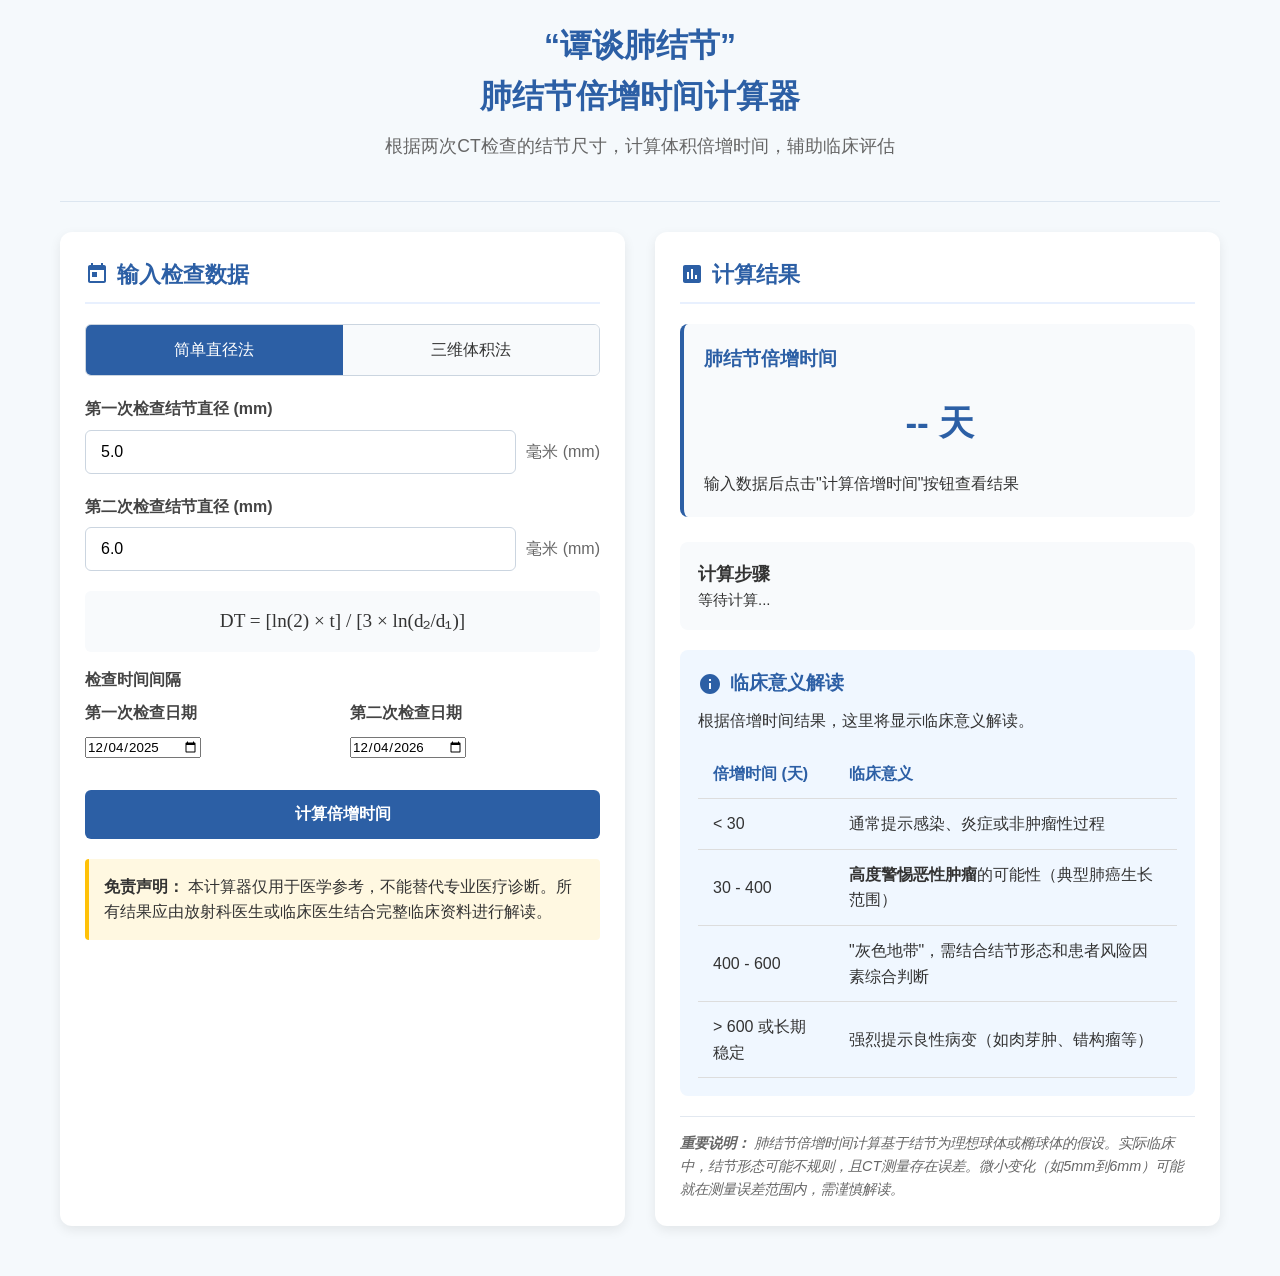
<file: index.html>
<!DOCTYPE html>
<html lang="zh-CN">
<head>
    <meta charset="UTF-8">
    <meta name="viewport" content="width=device-width, initial-scale=1.0">
    <meta name="description" content="专业肺结节倍增时间计算器，支持直径法和体积法。输入两次CT检查数据，自动计算倍增时间（VDT），辅助评估肺结节良恶性风险。由“谭谈肺结节”提供。">
    <meta name="keywords" content="肺结节,倍增时间,VDT,肺结节计算器,肺癌筛查,肿瘤生长速度,肺结节良恶性,谭谈肺结节,CT影像评估">
    <meta name="author" content="谭谈肺结节">
    <meta name="robots" content="index, follow">

    <!-- Open Graph / Facebook -->
    <meta property="og:type" content="website">
    <meta property="og:title" content="肺结节倍增时间计算器 - 谭谈肺结节">
    <meta property="og:description" content="在线计算肺结节倍增时间，辅助判断结节良恶性。支持简单直径法和三维体积法，提供临床意义解读。">

    <!-- Twitter -->
    <meta name="twitter:card" content="summary">
    <meta name="twitter:title" content="肺结节倍增时间计算器 - 谭谈肺结节">
    <meta name="twitter:description" content="在线计算肺结节倍增时间，辅助判断结节良恶性。支持简单直径法和三维体积法，提供临床意义解读。">

    <title>肺结节倍增时间计算器 - 谭谈肺结节</title>
    <link rel="stylesheet" href="index.css">
</head>
<body>
    <header>
        <h1>“谭谈肺结节”<br>肺结节倍增时间计算器</h1>
        <p class="subtitle">根据两次CT检查的结节尺寸，计算体积倍增时间，辅助临床评估</p>
    </header>
    
    <div class="container">
        <section class="input-section">
            <h2 class="section-title"><span class="icon icon-calendar"></span>输入检查数据</h2>
            
            <div class="method-selector">
                <div class="method-tab active" data-method="simple">简单直径法</div>
                <div class="method-tab" data-method="advanced">三维体积法</div>
            </div>
            
            <form id="calcForm">
                <!-- 简单直径法 -->
                <div id="simple-method" class="method-content active">
                    <div class="form-group">
                        <label for="first-diameter">第一次检查结节直径 (mm)</label>
                        <div class="input-with-unit">
                            <input type="number" id="first-diameter" step="0.1" min="0.1" value="5.0" required>
                            <span class="unit">毫米 (mm)</span>
                        </div>
                    </div>
                    
                    <div class="form-group">
                        <label for="second-diameter">第二次检查结节直径 (mm)</label>
                        <div class="input-with-unit">
                            <input type="number" id="second-diameter" step="0.1" min="0.1" value="6.0" required>
                            <span class="unit">毫米 (mm)</span>
                        </div>
                    </div>
                    
                    <div class="formula">
                        DT = [ln(2) × t] / [3 × ln(d₂/d₁)]
                    </div>
                </div>
                
                <!-- 三维体积法 -->
                <div id="advanced-method" class="method-content">
                    <div class="form-group">
                        <label>第一次检查结节尺寸 (mm)</label>
                        <div class="dimension-inputs">
                            <div>
                                <label for="first-length">长度</label>
                                <input type="number" id="first-length" step="0.1" min="0.1" value="6.0" required>
                            </div>
                            <div>
                                <label for="first-width">宽度</label>
                                <input type="number" id="first-width" step="0.1" min="0.1" value="5.0" required>
                            </div>
                            <div>
                                <label for="first-height">高度</label>
                                <input type="number" id="first-height" step="0.1" min="0.1" value="5.0" required>
                            </div>
                        </div>
                    </div>
                    
                    <div class="form-group">
                        <label>第二次检查结节尺寸 (mm)</label>
                        <div class="dimension-inputs">
                            <div>
                                <label for="second-length">长度</label>
                                <input type="number" id="second-length" step="0.1" min="0.1" value="7.0" required>
                            </div>
                            <div>
                                <label for="second-width">宽度</label>
                                <input type="number" id="second-width" step="0.1" min="0.1" value="6.0" required>
                            </div>
                            <div>
                                <label for="second-height">高度</label>
                                <input type="number" id="second-height" step="0.1" min="0.1" value="6.0" required>
                            </div>
                        </div>
                    </div>
                    
                    <div class="formula">
                        V = (π/6) × 长 × 宽 × 高<br>
                        DT = [ln(2) × t] / ln(V₂/V₁)
                    </div>
                </div>
                
                <div class="form-group">
                    <label>检查时间间隔</label>
                    <div class="date-inputs">
                        <div>
                            <label for="first-date">第一次检查日期</label>
                            <input type="date" id="first-date" required>
                        </div>
                        <div>
                            <label for="second-date">第二次检查日期</label>
                            <input type="date" id="second-date" required>
                        </div>
                    </div>
                </div>
                
                <button type="button" id="calculateBtn" class="btn">计算倍增时间</button>
                
                <div class="warning">
                    <strong>免责声明：</strong> 本计算器仅用于医学参考，不能替代专业医疗诊断。所有结果应由放射科医生或临床医生结合完整临床资料进行解读。
                </div>
            </form>
        </section>
        
        <section class="result-section">
            <h2 class="section-title"><span class="icon icon-calc"></span>计算结果</h2>
            
            <div id="result-container">
                <div class="result-box">
                    <div class="result-title">肺结节倍增时间</div>
                    <div id="result-value" class="result-value">-- 天</div>
                    <div id="result-description">输入数据后点击"计算倍增时间"按钮查看结果</div>
                </div>
                
                <div class="calculation-steps">
                    <h3>计算步骤</h3>
                    <div id="calculation-steps">等待计算...</div>
                </div>
                
                <div class="interpretation">
                    <h3><span class="icon icon-info"></span>临床意义解读</h3>
                    <p id="interpretation-text">根据倍增时间结果，这里将显示临床意义解读。</p>
                    
                    <table class="clinical-table">
                        <thead>
                            <tr>
                                <th>倍增时间 (天)</th>
                                <th>临床意义</th>
                            </tr>
                        </thead>
                        <tbody>
                            <tr>
                                <td>&lt; 30</td>
                                <td>通常提示感染、炎症或非肿瘤性过程</td>
                            </tr>
                            <tr>
                                <td>30 - 400</td>
                                <td><strong>高度警惕恶性肿瘤</strong>的可能性（典型肺癌生长范围）</td>
                            </tr>
                            <tr>
                                <td>400 - 600</td>
                                <td>"灰色地带"，需结合结节形态和患者风险因素综合判断</td>
                            </tr>
                            <tr>
                                <td>&gt; 600 或长期稳定</td>
                                <td>强烈提示良性病变（如肉芽肿、错构瘤等）</td>
                            </tr>
                        </tbody>
                    </table>
                </div>
                
                <div class="note">
                    <p><strong>重要说明：</strong> 肺结节倍增时间计算基于结节为理想球体或椭球体的假设。实际临床中，结节形态可能不规则，且CT测量存在误差。微小变化（如5mm到6mm）可能就在测量误差范围内，需谨慎解读。</p>
                </div>
            </div>
        </section>
    </div>
    
    <script src="index.js"></script>
    </script>
</body>
</html>
</file>
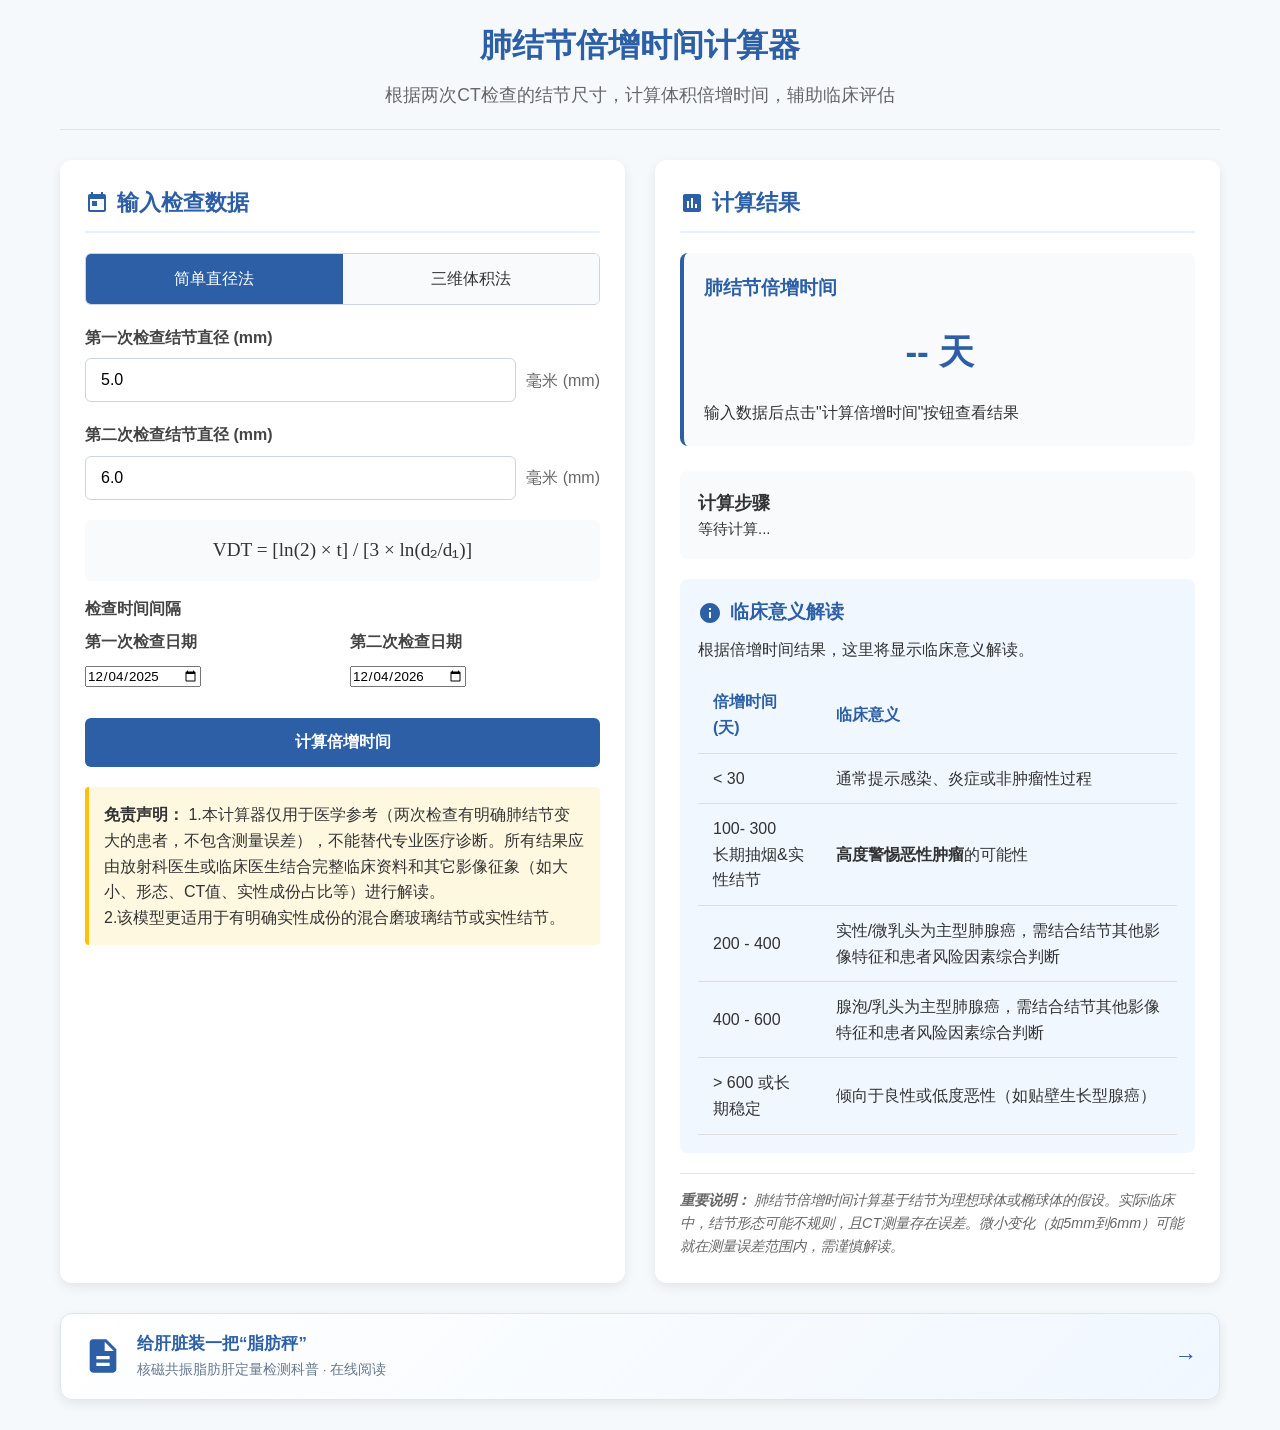
<file: public/index.html>
<!DOCTYPE html>
<html lang="zh-CN">

<head>
    <meta charset="UTF-8">
    <meta name="viewport" content="width=device-width, initial-scale=1.0">
    <meta name="description" content="专业肺结节倍增时间计算器，支持直径法和体积法。输入两次CT检查数据，自动计算倍增时间（VDT），辅助评估肺结节良恶性风险。由“谭谈肺结节”提供。">
    <meta name="keywords" content="肺结节,倍增时间,VDT,肺结节计算器,肺癌筛查,肿瘤生长速度,肺结节良恶性,谭谈肺结节,CT影像评估">
    <meta name="author" content="谭谈肺结节">
    <meta name="robots" content="index, follow">

    <!-- Open Graph / Facebook -->
    <meta property="og:type" content="website">
    <meta property="og:title" content="肺结节倍增时间计算器">
    <meta property="og:description" content="在线计算肺结节倍增时间，辅助判断结节良恶性。支持简单直径法和三维体积法，提供临床意义解读。">

    <!-- Twitter -->
    <meta name="twitter:card" content="summary">
    <meta name="twitter:title" content="肺结节倍增时间计算器">
    <meta name="twitter:description" content="在线计算肺结节倍增时间，辅助判断结节良恶性。支持简单直径法和三维体积法，提供临床意义解读。">

    <title>肺结节倍增时间计算器</title>
    <link rel="stylesheet" href="index.css">
</head>

<body>
    <header>
        <h1>肺结节倍增时间计算器</h1>
        <p class="subtitle">根据两次CT检查的结节尺寸，计算体积倍增时间，辅助临床评估</p>
    </header>

    <div class="container">
        <section class="input-section">
            <h2 class="section-title"><span class="icon icon-calendar"></span>输入检查数据</h2>

            <div class="method-selector">
                <div class="method-tab active" data-method="simple">简单直径法</div>
                <div class="method-tab" data-method="advanced">三维体积法</div>
            </div>

            <form id="calcForm">
                <!-- 简单直径法 -->
                <div id="simple-method" class="method-content active">
                    <div class="form-group">
                        <label for="first-diameter">第一次检查结节直径 (mm)</label>
                        <div class="input-with-unit">
                            <input type="number" id="first-diameter" step="0.1" min="0.1" value="5.0" required>
                            <span class="unit">毫米 (mm)</span>
                        </div>
                    </div>

                    <div class="form-group">
                        <label for="second-diameter">第二次检查结节直径 (mm)</label>
                        <div class="input-with-unit">
                            <input type="number" id="second-diameter" step="0.1" min="0.1" value="6.0" required>
                            <span class="unit">毫米 (mm)</span>
                        </div>
                    </div>

                    <div class="formula">
                        VDT = [ln(2) × t] / [3 × ln(d₂/d₁)]
                    </div>
                </div>

                <!-- 三维体积法 -->
                <div id="advanced-method" class="method-content">
                    <div class="form-group">
                        <label>第一次检查结节尺寸 (mm)</label>
                        <div class="dimension-inputs">
                            <div>
                                <label for="first-length">长度</label>
                                <input type="number" id="first-length" step="0.1" min="0.1" value="6.0" required>
                            </div>
                            <div>
                                <label for="first-width">宽度</label>
                                <input type="number" id="first-width" step="0.1" min="0.1" value="5.0" required>
                            </div>
                            <div>
                                <label for="first-height">高度</label>
                                <input type="number" id="first-height" step="0.1" min="0.1" value="5.0" required>
                            </div>
                        </div>
                    </div>

                    <div class="form-group">
                        <label>第二次检查结节尺寸 (mm)</label>
                        <div class="dimension-inputs">
                            <div>
                                <label for="second-length">长度</label>
                                <input type="number" id="second-length" step="0.1" min="0.1" value="7.0" required>
                            </div>
                            <div>
                                <label for="second-width">宽度</label>
                                <input type="number" id="second-width" step="0.1" min="0.1" value="6.0" required>
                            </div>
                            <div>
                                <label for="second-height">高度</label>
                                <input type="number" id="second-height" step="0.1" min="0.1" value="6.0" required>
                            </div>
                        </div>
                    </div>

                    <div class="formula">
                        V = (π/6) × 长 × 宽 × 高<br>
                        DT = [ln(2) × t] / ln(V₂/V₁)
                    </div>
                </div>

                <div class="form-group">
                    <label>检查时间间隔</label>
                    <div class="date-inputs">
                        <div>
                            <label for="first-date">第一次检查日期</label>
                            <input type="date" id="first-date" required>
                        </div>
                        <div>
                            <label for="second-date">第二次检查日期</label>
                            <input type="date" id="second-date" required>
                        </div>
                    </div>
                </div>

                <button type="button" id="calculateBtn" class="btn">计算倍增时间</button>

                <div class="warning">
                    <strong>免责声明：</strong>
                    1.本计算器仅用于医学参考（两次检查有明确肺结节变大的患者，不包含测量误差），不能替代专业医疗诊断。所有结果应由放射科医生或临床医生结合完整临床资料和其它影像征象（如大小、形态、CT值、实性成份占比等）进行解读。<br>2.该模型更适用于有明确实性成份的混合磨玻璃结节或实性结节。</br>
                </div>
            </form>
        </section>

        <section class="result-section">
            <h2 class="section-title"><span class="icon icon-calc"></span>计算结果</h2>

            <div id="result-container">
                <div class="result-box">
                    <div class="result-title">肺结节倍增时间</div>
                    <div id="result-value" class="result-value">-- 天</div>
                    <div id="result-description">输入数据后点击"计算倍增时间"按钮查看结果</div>
                </div>

                <div class="calculation-steps">
                    <h3>计算步骤</h3>
                    <div id="calculation-steps">等待计算...</div>
                </div>

                <div class="interpretation">
                    <h3><span class="icon icon-info"></span>临床意义解读</h3>
                    <p id="interpretation-text">根据倍增时间结果，这里将显示临床意义解读。</p>

                    <table class="clinical-table">
                        <thead>
                            <tr>
                                <th>倍增时间 (天)</th>
                                <th>临床意义</th>
                            </tr>
                        </thead>
                        <tbody>
                            <tr>
                                <td>&lt; 30</td>
                                <td>通常提示感染、炎症或非肿瘤性过程</td>
                            </tr>
                            <tr>
                                <td>100- 300<br>长期抽烟&实性结节<br></td>
                                <td><strong>高度警惕恶性肿瘤</strong>的可能性</td>
                            </tr>
                            <tr>
                                <td>200 - 400</td>
                                <td>实性/微乳头为主型肺腺癌，需结合结节其他影像特征和患者风险因素综合判断</td>
                            </tr>
                            <tr>
                                <td>400 - 600</td>
                                <td>腺泡/乳头为主型肺腺癌，需结合结节其他影像特征和患者风险因素综合判断</td>
                            </tr>

                            <tr>
                                <td>&gt; 600 或长期稳定</td>
                                <td>倾向于良性或低度恶性（如贴壁生长型腺癌）</td>
                            </tr>
                        </tbody>
                    </table>
                </div>

                <div class="note">
                    <p><strong>重要说明：</strong>
                        肺结节倍增时间计算基于结节为理想球体或椭球体的假设。实际临床中，结节形态可能不规则，且CT测量存在误差。微小变化（如5mm到6mm）可能就在测量误差范围内，需谨慎解读。</p>
                </div>
            </div>
        </section>
    </div>

    <footer class="article-section">
        <a class="article-link" href="zhifanggan/">
            <span class="icon icon-article" aria-hidden="true"></span>
            <span class="article-text">
                <strong class="article-title">给肝脏装一把“脂肪秤”</strong>
                <span class="article-desc">核磁共振脂肪肝定量检测科普 · 在线阅读</span>
            </span>
            <span class="article-arrow" aria-hidden="true">→</span>
        </a>
    </footer>

    <script src="index.js"></script>
    </script>
</body>

</html>
</file>
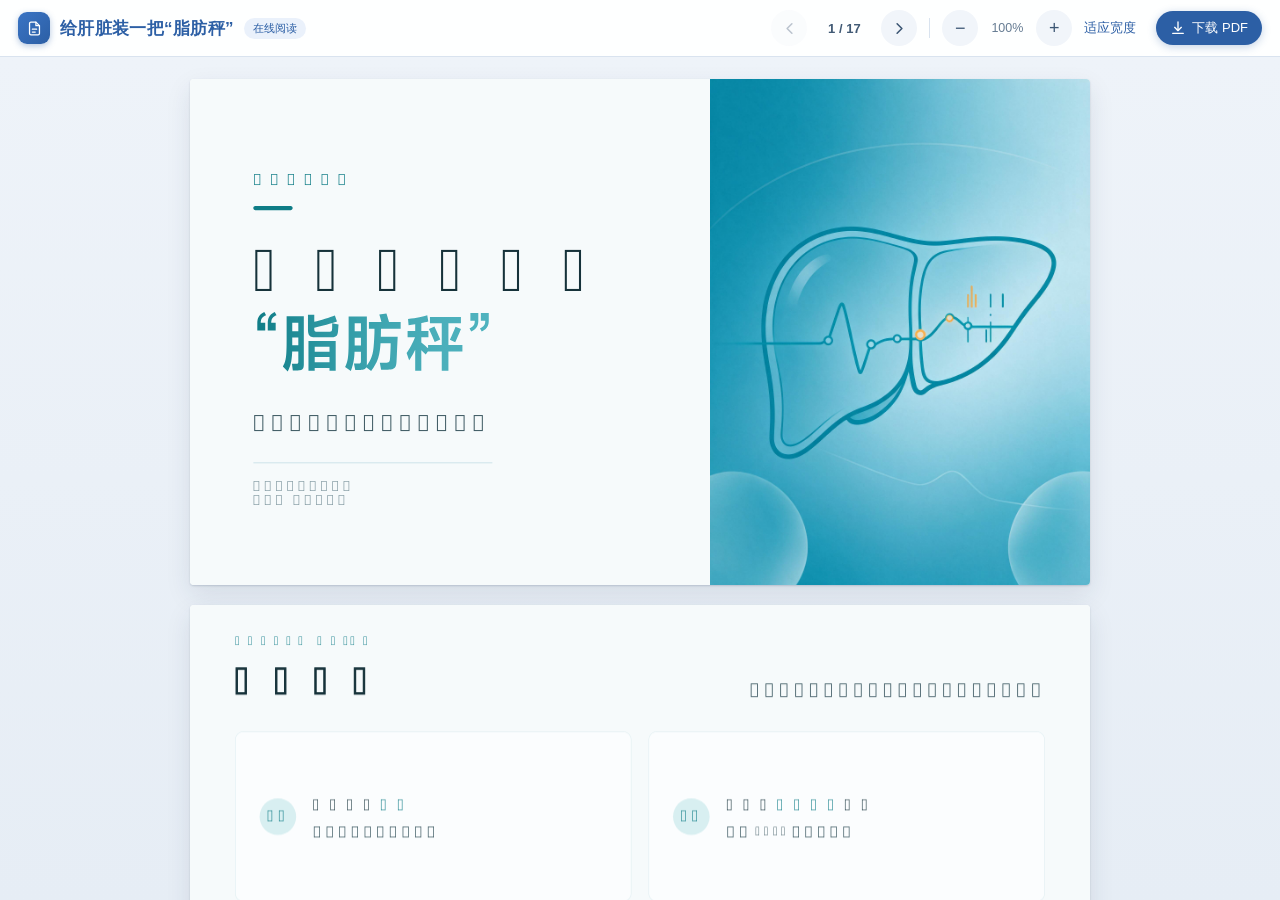
<file: public/zhifanggan/index.html>
<!DOCTYPE html>
<html lang="zh-CN">

<head>
    <meta charset="UTF-8">
    <meta name="viewport" content="width=device-width, initial-scale=1.0, viewport-fit=cover">
    <meta name="theme-color" content="#2c5fa5">
    <meta name="description" content="脂肪肝科普资料在线阅读，支持手机和电脑浏览、缩放与下载 PDF。">
    <meta name="robots" content="index, follow">
    <link rel="canonical" href="/zhifanggan/">
    <title> 给肝脏装一把“脂肪秤” - 在线阅读</title>
    <link rel="stylesheet" href="viewer.css">
</head>

<body>
    <header class="toolbar">
        <div class="brand">
            <span class="brand-badge" aria-hidden="true">
                <svg viewBox="0 0 24 24" width="17" height="17" fill="none" stroke="currentColor" stroke-width="1.8" stroke-linecap="round" stroke-linejoin="round">
                    <path d="M14 3H7a2 2 0 0 0-2 2v14a2 2 0 0 0 2 2h10a2 2 0 0 0 2-2V8z"></path>
                    <path d="M14 3v5h5"></path>
                    <path d="M9 13h6M9 17h4"></path>
                </svg>
            </span>
            <h1> 给肝脏装一把“脂肪秤”</h1>
            <span class="brand-sub">在线阅读</span>
        </div>

        <div class="bar-tools">
            <div class="group" role="group" aria-label="翻页">
                <button type="button" class="tool-btn" id="prevPage" aria-label="上一页" disabled>
                    <svg viewBox="0 0 24 24" fill="none" stroke="currentColor" stroke-width="2" stroke-linecap="round" stroke-linejoin="round" aria-hidden="true">
                        <path d="M15 18l-6-6 6-6"></path>
                    </svg>
                </button>
                <span class="page-info" id="pageInfo" aria-live="polite">– / –</span>
                <button type="button" class="tool-btn" id="nextPage" aria-label="下一页" disabled>
                    <svg viewBox="0 0 24 24" fill="none" stroke="currentColor" stroke-width="2" stroke-linecap="round" stroke-linejoin="round" aria-hidden="true">
                        <path d="M9 18l6-6-6-6"></path>
                    </svg>
                </button>
            </div>

            <span class="divider" aria-hidden="true"></span>

            <div class="group" role="group" aria-label="缩放">
                <button type="button" class="tool-btn" id="zoomOut" aria-label="缩小" disabled>−</button>
                <span class="zoom-info" id="zoomInfo">100%</span>
                <button type="button" class="tool-btn" id="zoomIn" aria-label="放大" disabled>+</button>
                <button type="button" class="text-btn" id="zoomReset" disabled>适应宽度</button>
            </div>

            <a class="download-btn" href="zhifanggan.pdf" download="脂肪肝.pdf" aria-label="下载 PDF">
                <svg viewBox="0 0 24 24" width="16" height="16" fill="none" stroke="currentColor" stroke-width="2" stroke-linecap="round" stroke-linejoin="round" aria-hidden="true">
                    <path d="M12 3v12"></path>
                    <path d="M7 11l5 5 5-5"></path>
                    <path d="M4 20h16"></path>
                </svg>
                <span class="download-label">下载 PDF</span>
            </a>
        </div>
    </header>

    <main class="viewer" id="viewer">
        <div class="pages" id="pages"></div>

        <div class="loading" id="loading">
            <div class="spinner" aria-hidden="true"></div>
            <p id="loadingText">正在加载 PDF…</p>
            <p class="loading-progress" id="loadingProgress"></p>
        </div>

        <div class="error" id="error" hidden>
            <p class="error-title">PDF 加载失败</p>
            <p>你的浏览器可能不支持在线阅读，或网络暂时不可用。</p>
            <a class="download-btn" href="zhifanggan.pdf" download="脂肪肝.pdf">下载 PDF 查看</a>
        </div>
    </main>

    <noscript>
        <div class="noscript">
            需要启用 JavaScript 才能在线阅读，请<a href="zhifanggan.pdf">直接打开 PDF 文件</a>。
        </div>
    </noscript>

    <script>
        // 加载超过 12 秒仍未就绪时，提供直接打开 PDF 的备用入口
        setTimeout(function () {
            if (!window.__pdfViewerReady) {
                var progress = document.getElementById('loadingProgress');
                if (progress && !progress.textContent) {
                    progress.innerHTML = '加载时间较长，可 <a href="zhifanggan.pdf">直接打开 PDF</a> 查看。';
                }
            }
        }, 12000);
    </script>
    <script type="module" src="viewer.js"></script>
</body>

</html>
</file>
<file: index.css>
* {
    box-sizing: border-box;
    margin: 0;
    padding: 0;
    font-family: 'Segoe UI', 'Microsoft YaHei', sans-serif;
}

body {
    background-color: #f5f9fc;
    color: #333;
    line-height: 1.6;
    padding: 20px;
    max-width: 1200px;
    margin: 0 auto;
}

header {
    text-align: center;
    margin-bottom: 30px;
    padding-bottom: 20px;
    border-bottom: 1px solid #dce6f0;
}

h1 {
    color: #2c5fa5;
    margin-bottom: 10px;
    font-weight: 600;
}

.subtitle {
    color: #666;
    font-size: 1.1rem;
    margin-bottom: 20px;
}

.container {
    display: flex;
    flex-wrap: wrap;
    gap: 30px;
    margin-bottom: 30px;
}

.input-section, .result-section {
    background-color: white;
    border-radius: 12px;
    box-shadow: 0 4px 12px rgba(0, 0, 0, 0.08);
    padding: 25px;
    flex: 1;
    min-width: 300px;
}

.section-title {
    color: #2c5fa5;
    font-size: 1.4rem;
    margin-bottom: 20px;
    padding-bottom: 10px;
    border-bottom: 2px solid #e8f0fe;
    display: flex;
    align-items: center;
}

.section-title i {
    margin-right: 10px;
    font-size: 1.3rem;
}

.form-group {
    margin-bottom: 20px;
}

label {
    display: block;
    margin-bottom: 8px;
    font-weight: 600;
    color: #444;
}

.input-with-unit {
    display: flex;
    align-items: center;
}

input[type="number"], select {
    width: 100%;
    padding: 12px 15px;
    border: 1px solid #cbd5e0;
    border-radius: 6px;
    font-size: 16px;
    transition: border-color 0.3s;
}

input[type="number"]:focus, select:focus {
    outline: none;
    border-color: #2c5fa5;
    box-shadow: 0 0 0 2px rgba(44, 95, 165, 0.1);
}

.unit {
    margin-left: 10px;
    color: #666;
    white-space: nowrap;
}

.dimension-inputs {
    display: grid;
    grid-template-columns: 1fr 1fr 1fr;
    gap: 15px;
}

.date-inputs {
    display: grid;
    grid-template-columns: 1fr 1fr;
    gap: 15px;
}

.method-selector {
    display: flex;
    margin-bottom: 20px;
    border: 1px solid #cbd5e0;
    border-radius: 6px;
    overflow: hidden;
}

.method-tab {
    flex: 1;
    text-align: center;
    padding: 12px;
    background-color: #f8fafc;
    cursor: pointer;
    transition: all 0.3s;
    font-weight: 500;
}

.method-tab.active {
    background-color: #2c5fa5;
    color: white;
}

.method-content {
    display: none;
}

.method-content.active {
    display: block;
}

.btn {
    background-color: #2c5fa5;
    color: white;
    border: none;
    padding: 14px 24px;
    border-radius: 6px;
    font-size: 16px;
    font-weight: 600;
    cursor: pointer;
    transition: background-color 0.3s;
    width: 100%;
    margin-top: 10px;
}

.btn:hover {
    background-color: #234785;
}

.result-box {
    background-color: #f8fafc;
    border-radius: 8px;
    padding: 20px;
    margin-bottom: 25px;
    border-left: 4px solid #2c5fa5;
}

.result-title {
    font-size: 1.2rem;
    font-weight: 600;
    margin-bottom: 15px;
    color: #2c5fa5;
}

.result-value {
    font-size: 2.2rem;
    font-weight: 700;
    text-align: center;
    margin: 20px 0;
    color: #2c5fa5;
}

.interpretation {
    background-color: #f0f7ff;
    padding: 18px;
    border-radius: 8px;
    margin-top: 20px;
}

.interpretation h3 {
    color: #2c5fa5;
    margin-bottom: 10px;
}

.calculation-steps {
    background-color: #f8fafc;
    padding: 18px;
    border-radius: 8px;
    margin-top: 20px;
    font-family: monospace;
    font-size: 15px;
    overflow-x: auto;
}

.clinical-table {
    width: 100%;
    border-collapse: collapse;
    margin-top: 15px;
}

.clinical-table th, .clinical-table td {
    padding: 12px 15px;
    text-align: left;
    border-bottom: 1px solid #ddd;
}

.clinical-table th {
    background-color: #f0f7ff;
    color: #2c5fa5;
    font-weight: 600;
}

.clinical-table tr:hover {
    background-color: #f5f9ff;
}

.note {
    font-size: 0.9rem;
    color: #666;
    font-style: italic;
    margin-top: 20px;
    padding-top: 15px;
    border-top: 1px solid #e2e8f0;
}

.warning {
    background-color: #fff8e1;
    border-left: 4px solid #ffc107;
    padding: 15px;
    margin-top: 20px;
    border-radius: 4px;
}

.formula {
    font-family: 'Cambria Math', serif;
    font-size: 1.2rem;
    text-align: center;
    margin: 15px 0;
    padding: 15px;
    background-color: #f8fafc;
    border-radius: 6px;
}

@media (max-width: 768px) {
    .dimension-inputs, .date-inputs {
        grid-template-columns: 1fr;
    }
    .container {
        flex-direction: column;
    }
}

.icon {
    display: inline-block;
    width: 24px;
    height: 24px;
    margin-right: 8px;
    background-size: contain;
    background-repeat: no-repeat;
    vertical-align: middle;
}

.icon-calendar { background-image: url('data:image/svg+xml;utf8,<svg xmlns="http://www.w3.org/2000/svg" viewBox="0 0 24 24" fill="%232c5fa5"><path d="M19 3h-1V1h-2v2H8V1H6v2H5c-1.11 0-1.99.9-1.99 2L3 19c0 1.1.89 2 2 2h14c1.1 0 2-.9 2-2V5c0-1.1-.9-2-2-2zm0 16H5V8h14v11zM7 10h5v5H7z"/></svg>'); }
.icon-calc { background-image: url('data:image/svg+xml;utf8,<svg xmlns="http://www.w3.org/2000/svg" viewBox="0 0 24 24" fill="%232c5fa5"><path d="M19 3H5c-1.1 0-2 .9-2 2v14c0 1.1.9 2 2 2h14c1.1 0 2-.9 2-2V5c0-1.1-.9-2-2-2zM9 17H7v-7h2v7zm4 0h-2V7h2v10zm4 0h-2v-4h2v4z"/></svg>'); }
.icon-info { background-image: url('data:image/svg+xml;utf8,<svg xmlns="http://www.w3.org/2000/svg" viewBox="0 0 24 24" fill="%232c5fa5"><path d="M12 2C6.48 2 2 6.48 2 12s4.48 10 10 10 10-4.48 10-10S17.52 2 12 2zm1 15h-2v-6h2v6zm0-8h-2V7h2v2z"/></svg>'); }
</file>
<file: public/index.css>
* {
    box-sizing: border-box;
    margin: 0;
    padding: 0;
    font-family: 'Segoe UI', 'Microsoft YaHei', sans-serif;
}

body {
    background-color: #f5f9fc;
    color: #333;
    line-height: 1.6;
    padding: 20px;
    max-width: 1200px;
    margin: 0 auto;
}

header {
    text-align: center;
    margin-bottom: 30px;
    padding-bottom: 20px;
    border-bottom: 1px solid #dce6f0;
}

h1 {
    color: #2c5fa5;
    margin-bottom: 10px;
    font-weight: 600;
}

.subtitle {
    color: #666;
    font-size: 1.1rem;
    margin-bottom: 0px;
}

.container {
    display: flex;
    flex-wrap: wrap;
    gap: 30px;
    margin-bottom: 30px;
}

.input-section,
.result-section {
    background-color: white;
    border-radius: 12px;
    box-shadow: 0 4px 12px rgba(0, 0, 0, 0.08);
    padding: 25px;
    flex: 1;
    min-width: 300px;
}

.section-title {
    color: #2c5fa5;
    font-size: 1.4rem;
    margin-bottom: 20px;
    padding-bottom: 10px;
    border-bottom: 2px solid #e8f0fe;
    display: flex;
    align-items: center;
}

.section-title i {
    margin-right: 10px;
    font-size: 1.3rem;
}

.form-group {
    margin-bottom: 20px;
}

label {
    display: block;
    margin-bottom: 8px;
    font-weight: 600;
    color: #444;
}

.input-with-unit {
    display: flex;
    align-items: center;
}

input[type="number"],
select {
    width: 100%;
    padding: 12px 15px;
    border: 1px solid #cbd5e0;
    border-radius: 6px;
    font-size: 16px;
    transition: border-color 0.3s;
}

input[type="number"]:focus,
select:focus {
    outline: none;
    border-color: #2c5fa5;
    box-shadow: 0 0 0 2px rgba(44, 95, 165, 0.1);
}

.unit {
    margin-left: 10px;
    color: #666;
    white-space: nowrap;
}

.dimension-inputs {
    display: grid;
    grid-template-columns: 1fr 1fr 1fr;
    gap: 15px;
}

.date-inputs {
    display: grid;
    grid-template-columns: 1fr 1fr;
    gap: 15px;
}

.method-selector {
    display: flex;
    margin-bottom: 20px;
    border: 1px solid #cbd5e0;
    border-radius: 6px;
    overflow: hidden;
}

.method-tab {
    flex: 1;
    text-align: center;
    padding: 12px;
    background-color: #f8fafc;
    cursor: pointer;
    transition: all 0.3s;
    font-weight: 500;
}

.method-tab.active {
    background-color: #2c5fa5;
    color: white;
}

.method-content {
    display: none;
}

.method-content.active {
    display: block;
}

.btn {
    background-color: #2c5fa5;
    color: white;
    border: none;
    padding: 14px 24px;
    border-radius: 6px;
    font-size: 16px;
    font-weight: 600;
    cursor: pointer;
    transition: background-color 0.3s;
    width: 100%;
    margin-top: 10px;
}

.btn:hover {
    background-color: #234785;
}

.result-box {
    background-color: #f8fafc;
    border-radius: 8px;
    padding: 20px;
    margin-bottom: 25px;
    border-left: 4px solid #2c5fa5;
}

.result-title {
    font-size: 1.2rem;
    font-weight: 600;
    margin-bottom: 15px;
    color: #2c5fa5;
}

.result-value {
    font-size: 2.2rem;
    font-weight: 700;
    text-align: center;
    margin: 20px 0;
    color: #2c5fa5;
}

.interpretation {
    background-color: #f0f7ff;
    padding: 18px;
    border-radius: 8px;
    margin-top: 20px;
}

.interpretation h3 {
    color: #2c5fa5;
    margin-bottom: 10px;
}

.calculation-steps {
    background-color: #f8fafc;
    padding: 18px;
    border-radius: 8px;
    margin-top: 20px;
    font-family: monospace;
    font-size: 15px;
    overflow-x: auto;
}

.clinical-table {
    width: 100%;
    border-collapse: collapse;
    margin-top: 15px;
}

.clinical-table th,
.clinical-table td {
    padding: 12px 15px;
    text-align: left;
    border-bottom: 1px solid #ddd;
}

.clinical-table th {
    background-color: #f0f7ff;
    color: #2c5fa5;
    font-weight: 600;
}

.clinical-table tr:hover {
    background-color: #f5f9ff;
}

.note {
    font-size: 0.9rem;
    color: #666;
    font-style: italic;
    margin-top: 20px;
    padding-top: 15px;
    border-top: 1px solid #e2e8f0;
}

.warning {
    background-color: #fff8e1;
    border-left: 4px solid #ffc107;
    padding: 15px;
    margin-top: 20px;
    border-radius: 4px;
}

.formula {
    font-family: 'Cambria Math', serif;
    font-size: 1.2rem;
    text-align: center;
    margin: 15px 0;
    padding: 15px;
    background-color: #f8fafc;
    border-radius: 6px;
}

@media (max-width: 768px) {

    .dimension-inputs,
    .date-inputs {
        grid-template-columns: 1fr;
    }

    .container {
        flex-direction: column;
    }
}

.icon {
    display: inline-block;
    width: 24px;
    height: 24px;
    margin-right: 8px;
    background-size: contain;
    background-repeat: no-repeat;
    vertical-align: middle;
}

.icon-calendar {
    background-image: url('data:image/svg+xml;utf8,<svg xmlns="http://www.w3.org/2000/svg" viewBox="0 0 24 24" fill="%232c5fa5"><path d="M19 3h-1V1h-2v2H8V1H6v2H5c-1.11 0-1.99.9-1.99 2L3 19c0 1.1.89 2 2 2h14c1.1 0 2-.9 2-2V5c0-1.1-.9-2-2-2zm0 16H5V8h14v11zM7 10h5v5H7z"/></svg>');
}

.icon-calc {
    background-image: url('data:image/svg+xml;utf8,<svg xmlns="http://www.w3.org/2000/svg" viewBox="0 0 24 24" fill="%232c5fa5"><path d="M19 3H5c-1.1 0-2 .9-2 2v14c0 1.1.9 2 2 2h14c1.1 0 2-.9 2-2V5c0-1.1-.9-2-2-2zM9 17H7v-7h2v7zm4 0h-2V7h2v10zm4 0h-2v-4h2v4z"/></svg>');
}

.icon-info {
    background-image: url('data:image/svg+xml;utf8,<svg xmlns="http://www.w3.org/2000/svg" viewBox="0 0 24 24" fill="%232c5fa5"><path d="M12 2C6.48 2 2 6.48 2 12s4.48 10 10 10 10-4.48 10-10S17.52 2 12 2zm1 15h-2v-6h2v6zm0-8h-2V7h2v2z"/></svg>');
}

.icon-article {
    flex: none;
    width: 40px;
    height: 40px;
    margin-right: 0;
    background-image: url('data:image/svg+xml;utf8,<svg xmlns="http://www.w3.org/2000/svg" viewBox="0 0 24 24" fill="%232c5fa5"><path d="M14 2H6c-1.1 0-1.99.9-1.99 2L4 20c0 1.1.89 2 1.99 2H18c1.1 0 2-.9 2-2V8l-6-6zm2 16H8v-2h8v2zm0-4H8v-2h8v2zm-3-5V3.5L18.5 9H13z"/></svg>');
}

.article-section {
    margin-bottom: 10px;
}

.article-link {
    display: flex;
    align-items: center;
    gap: 14px;
    background: linear-gradient(135deg, #ffffff 0%, #f0f7ff 100%);
    border: 1px solid #dce6f0;
    border-radius: 12px;
    padding: 18px 22px;
    text-decoration: none;
    box-shadow: 0 4px 12px rgba(0, 0, 0, 0.08);
    transition: transform 0.2s ease, box-shadow 0.2s ease, border-color 0.2s ease;
}

.article-link:hover {
    transform: translateY(-2px);
    box-shadow: 0 8px 20px rgba(44, 95, 165, 0.18);
    border-color: #9db9dd;
}

.article-text {
    display: flex;
    flex-direction: column;
    gap: 4px;
    min-width: 0;
}

.article-title {
    color: #2c5fa5;
    font-size: 1.05rem;
    font-weight: 600;
    line-height: 1.4;
}

.article-desc {
    color: #66788c;
    font-size: 0.85rem;
}

.article-arrow {
    margin-left: auto;
    flex: none;
    color: #2c5fa5;
    font-size: 1.4rem;
    line-height: 1;
    transition: transform 0.2s ease;
}

.article-link:hover .article-arrow {
    transform: translateX(4px);
}

@media (max-width: 768px) {
    .article-link {
        gap: 12px;
        padding: 15px 16px;
    }

    .article-title {
        font-size: 0.98rem;
    }

    .article-arrow {
        font-size: 1.2rem;
    }
}
</file>
<file: public/zhifanggan/viewer.css>
:root {
    --blue: #2c5fa5;
    --blue-dark: #234f8b;
    --blue-soft: #eaf1fb;
    --ink: #22344a;
    --muted: #667c93;
    --line: #d9e3ef;
    --bg: #e8eef5;
}

* {
    box-sizing: border-box;
}

html,
body {
    height: 100%;
}

@supports (height: 100dvh) {

    html,
    body {
        height: 100dvh;
    }
}

body {
    margin: 0;
    display: flex;
    flex-direction: column;
    overflow: hidden;
    background: var(--bg);
    color: var(--ink);
    font-family: -apple-system, BlinkMacSystemFont, "Segoe UI", "PingFang SC", "Hiragino Sans GB", "Microsoft YaHei", sans-serif;
    -webkit-text-size-adjust: 100%;
    -webkit-tap-highlight-color: transparent;
}

[hidden] {
    display: none !important;
}

:focus-visible {
    outline: 2px solid #4d8bd8;
    outline-offset: 2px;
}

/* ---------- 顶部工具栏 ---------- */

.toolbar {
    position: relative;
    z-index: 10;
    flex: 0 0 auto;
    display: flex;
    flex-wrap: wrap;
    align-items: center;
    gap: 8px 18px;
    padding: calc(10px + env(safe-area-inset-top)) 18px 10px;
    background: rgba(255, 255, 255, 0.96);
    border-bottom: 1px solid var(--line);
    -webkit-backdrop-filter: saturate(180%) blur(12px);
    backdrop-filter: saturate(180%) blur(12px);
}

.brand {
    display: flex;
    align-items: center;
    gap: 10px;
    flex: 1 1 auto;
    min-width: 0;
}

.brand-badge {
    display: inline-flex;
    align-items: center;
    justify-content: center;
    flex: none;
    width: 32px;
    height: 32px;
    border-radius: 9px;
    color: #fff;
    background: linear-gradient(135deg, #3a74c4, #2c5fa5);
    box-shadow: 0 2px 6px rgba(44, 95, 165, 0.35);
}

.brand h1 {
    margin: 0;
    font-size: 17px;
    font-weight: 600;
    letter-spacing: 0.02em;
    color: var(--blue);
    white-space: nowrap;
    overflow: hidden;
    text-overflow: ellipsis;
}

.brand-sub {
    flex: none;
    font-size: 11px;
    line-height: 1;
    color: var(--blue);
    background: var(--blue-soft);
    border-radius: 999px;
    padding: 5px 9px;
}

.bar-tools {
    display: flex;
    align-items: center;
    gap: 12px;
    margin-left: auto;
}

.group {
    display: flex;
    align-items: center;
    gap: 4px;
}

.divider {
    width: 1px;
    height: 20px;
    background: var(--line);
}

.tool-btn {
    display: inline-flex;
    align-items: center;
    justify-content: center;
    width: 36px;
    height: 36px;
    padding: 0;
    border: 1px solid transparent;
    border-radius: 50%;
    background: #f1f5fa;
    color: #3c5673;
    font-size: 18px;
    line-height: 1;
    cursor: pointer;
    transition: background-color 0.15s ease, color 0.15s ease, transform 0.1s ease;
    touch-action: manipulation;
}

.tool-btn:hover:not(:disabled) {
    background: #e2ebf6;
    color: var(--blue);
}

.tool-btn:active:not(:disabled) {
    transform: scale(0.94);
}

.tool-btn:disabled {
    opacity: 0.35;
    cursor: default;
}

.tool-btn svg {
    width: 19px;
    height: 19px;
}

.page-info {
    min-width: 66px;
    text-align: center;
    font-size: 13px;
    font-weight: 600;
    color: #415a75;
    font-variant-numeric: tabular-nums;
}

.zoom-info {
    min-width: 50px;
    text-align: center;
    font-size: 12.5px;
    color: var(--muted);
    font-variant-numeric: tabular-nums;
}

.text-btn {
    border: 0;
    background: transparent;
    color: var(--blue);
    font-size: 13px;
    font-family: inherit;
    padding: 6px 8px;
    border-radius: 8px;
    cursor: pointer;
    white-space: nowrap;
    transition: background-color 0.15s ease;
    touch-action: manipulation;
}

.text-btn:hover:not(:disabled) {
    background: var(--blue-soft);
}

.text-btn:disabled {
    opacity: 0.35;
    cursor: default;
}

.download-btn {
    display: inline-flex;
    align-items: center;
    gap: 6px;
    flex: none;
    padding: 8px 14px;
    border-radius: 999px;
    background: var(--blue);
    color: #fff;
    font-size: 13px;
    font-weight: 500;
    text-decoration: none;
    box-shadow: 0 2px 8px rgba(44, 95, 165, 0.28);
    transition: background-color 0.15s ease, transform 0.1s ease;
    touch-action: manipulation;
}

.download-btn:hover {
    background: var(--blue-dark);
}

.download-btn:active {
    transform: scale(0.97);
}

/* ---------- 阅读区 ---------- */

.viewer {
    position: relative;
    flex: 1 1 auto;
    overflow: auto;
    overscroll-behavior: contain;
    -webkit-overflow-scrolling: touch;
    background-color: var(--bg);
    background-image: linear-gradient(180deg, #eef3f9 0%, #e6edf5 100%);
    scrollbar-color: #b9c9da transparent;
}

.viewer::-webkit-scrollbar {
    width: 10px;
    height: 10px;
}

.viewer::-webkit-scrollbar-thumb {
    background: #c3d1e0;
    border: 2px solid transparent;
    border-radius: 999px;
    background-clip: content-box;
}

.pages {
    display: flex;
    flex-direction: column;
    align-items: center;
    gap: 20px;
    width: max-content;
    min-width: 100%;
    padding: 22px var(--gutter, 24px) calc(40px + env(safe-area-inset-bottom));
}

.page {
    position: relative;
    flex: none;
    width: 600px;
    background: #fff;
    border-radius: 4px;
    overflow: hidden;
    box-shadow: 0 1px 2px rgba(28, 52, 81, 0.18), 0 10px 26px rgba(28, 52, 81, 0.1);
}

/* 未渲染完成时的骨架屏 */
.page:not(.rendered):not(.failed)::after {
    content: "";
    position: absolute;
    inset: 0;
    background: linear-gradient(100deg, #ffffff 20%, #f2f6fb 40%, #ffffff 60%);
    background-size: 200% 100%;
    animation: shimmer 1.4s linear infinite;
}

.page.failed::after {
    content: "本页渲染失败";
    position: absolute;
    inset: 0;
    display: flex;
    align-items: center;
    justify-content: center;
    background: #fbfdff;
    color: var(--muted);
    font-size: 13px;
}

.page-canvas {
    display: block;
    width: 100%;
    height: 100%;
    opacity: 0;
    transition: opacity 0.2s ease;
}

.page.rendered .page-canvas {
    opacity: 1;
}

@keyframes shimmer {
    from {
        background-position: 150% 0;
    }

    to {
        background-position: -50% 0;
    }
}

/* ---------- 加载 / 错误提示 ---------- */

.loading,
.error {
    position: absolute;
    inset: 0;
    z-index: 5;
    display: flex;
    flex-direction: column;
    align-items: center;
    justify-content: center;
    gap: 14px;
    padding: 24px;
    text-align: center;
    background: var(--bg);
}

.loading p,
.error p {
    margin: 0;
    color: var(--muted);
    font-size: 14px;
}

.loading-progress {
    min-height: 1.2em;
    font-size: 12px !important;
    color: #8ba0b6 !important;
}

.loading-progress a {
    color: var(--blue);
}

.spinner {
    width: 38px;
    height: 38px;
    border-radius: 50%;
    border: 3px solid #cddcec;
    border-top-color: var(--blue);
    animation: spin 0.85s linear infinite;
}

@keyframes spin {
    to {
        transform: rotate(360deg);
    }
}

.error-title {
    font-size: 16px !important;
    font-weight: 600;
    color: var(--ink) !important;
}

.noscript {
    position: fixed;
    inset: 0;
    z-index: 20;
    display: flex;
    align-items: center;
    justify-content: center;
    padding: 24px;
    background: var(--bg);
    text-align: center;
    font-size: 14px;
    line-height: 1.8;
}

.noscript a {
    color: var(--blue);
}

@media (prefers-reduced-motion: reduce) {

    *,
    *::before,
    *::after {
        animation-duration: 0.01ms !important;
        animation-iteration-count: 1 !important;
        transition-duration: 0.01ms !important;
    }
}

/* ---------- 手机适配 ---------- */

@media (max-width: 720px) {
    .toolbar {
        gap: 6px;
        padding: calc(8px + env(safe-area-inset-top)) 12px 8px;
    }

    .brand {
        gap: 8px;
    }

    .brand h1 {
        font-size: 15px;
    }

    .brand-sub {
        display: none;
    }

    .bar-tools {
        flex: 1 1 100%;
        flex-wrap: wrap;
        justify-content: center;
        gap: 6px;
        margin-left: 0;
    }

    .tool-btn {
        width: 34px;
        height: 34px;
        background: #eff4fa;
    }

    .page-info {
        min-width: 58px;
        font-size: 12.5px;
    }

    .zoom-info {
        min-width: 42px;
    }

    .text-btn {
        font-size: 12px;
        padding: 5px 6px;
    }

    .divider {
        display: none;
    }

    .download-btn {
        padding: 7px 12px;
        font-size: 12.5px;
    }

    .pages {
        gap: 14px;
        padding-top: 14px;
    }
}

@media (max-width: 380px) {
    .download-label {
        display: none;
    }

    .zoom-info {
        min-width: 36px;
    }

    .text-btn {
        font-size: 11.5px;
    }
}
</file>
